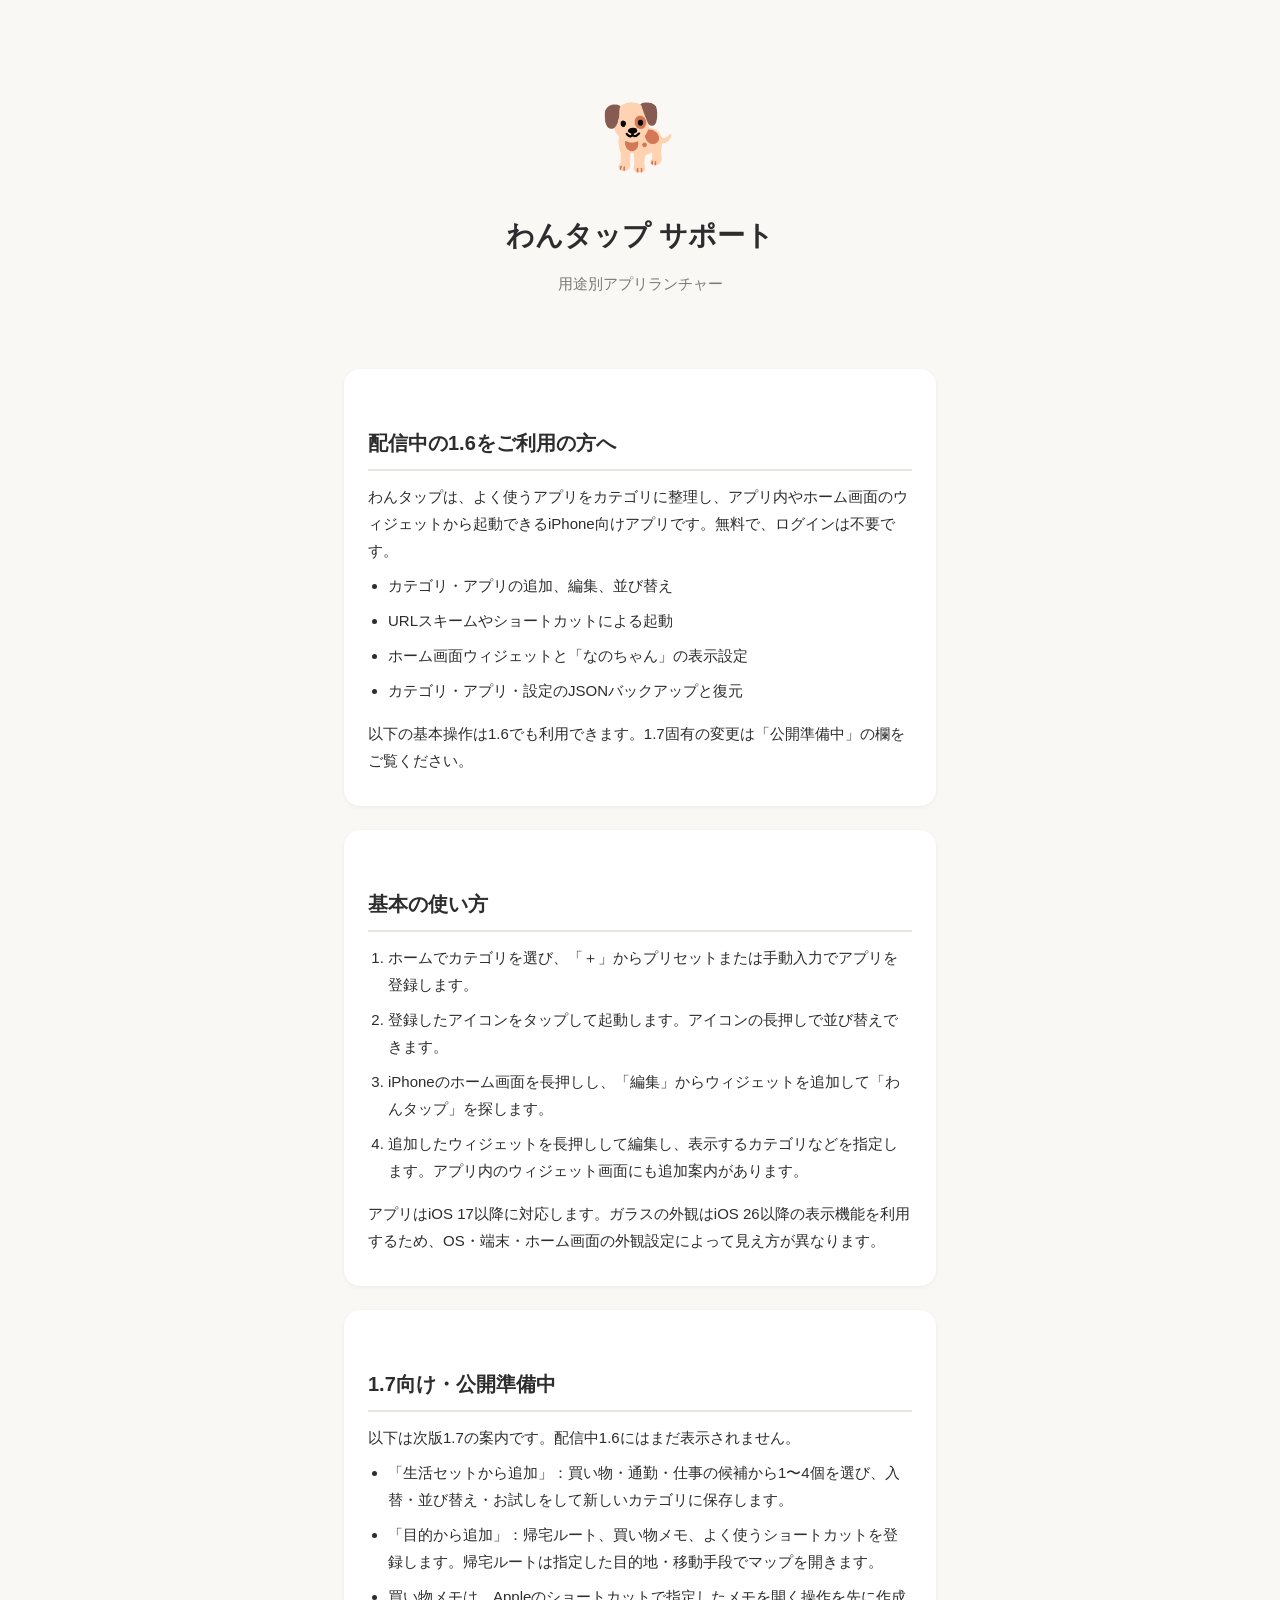
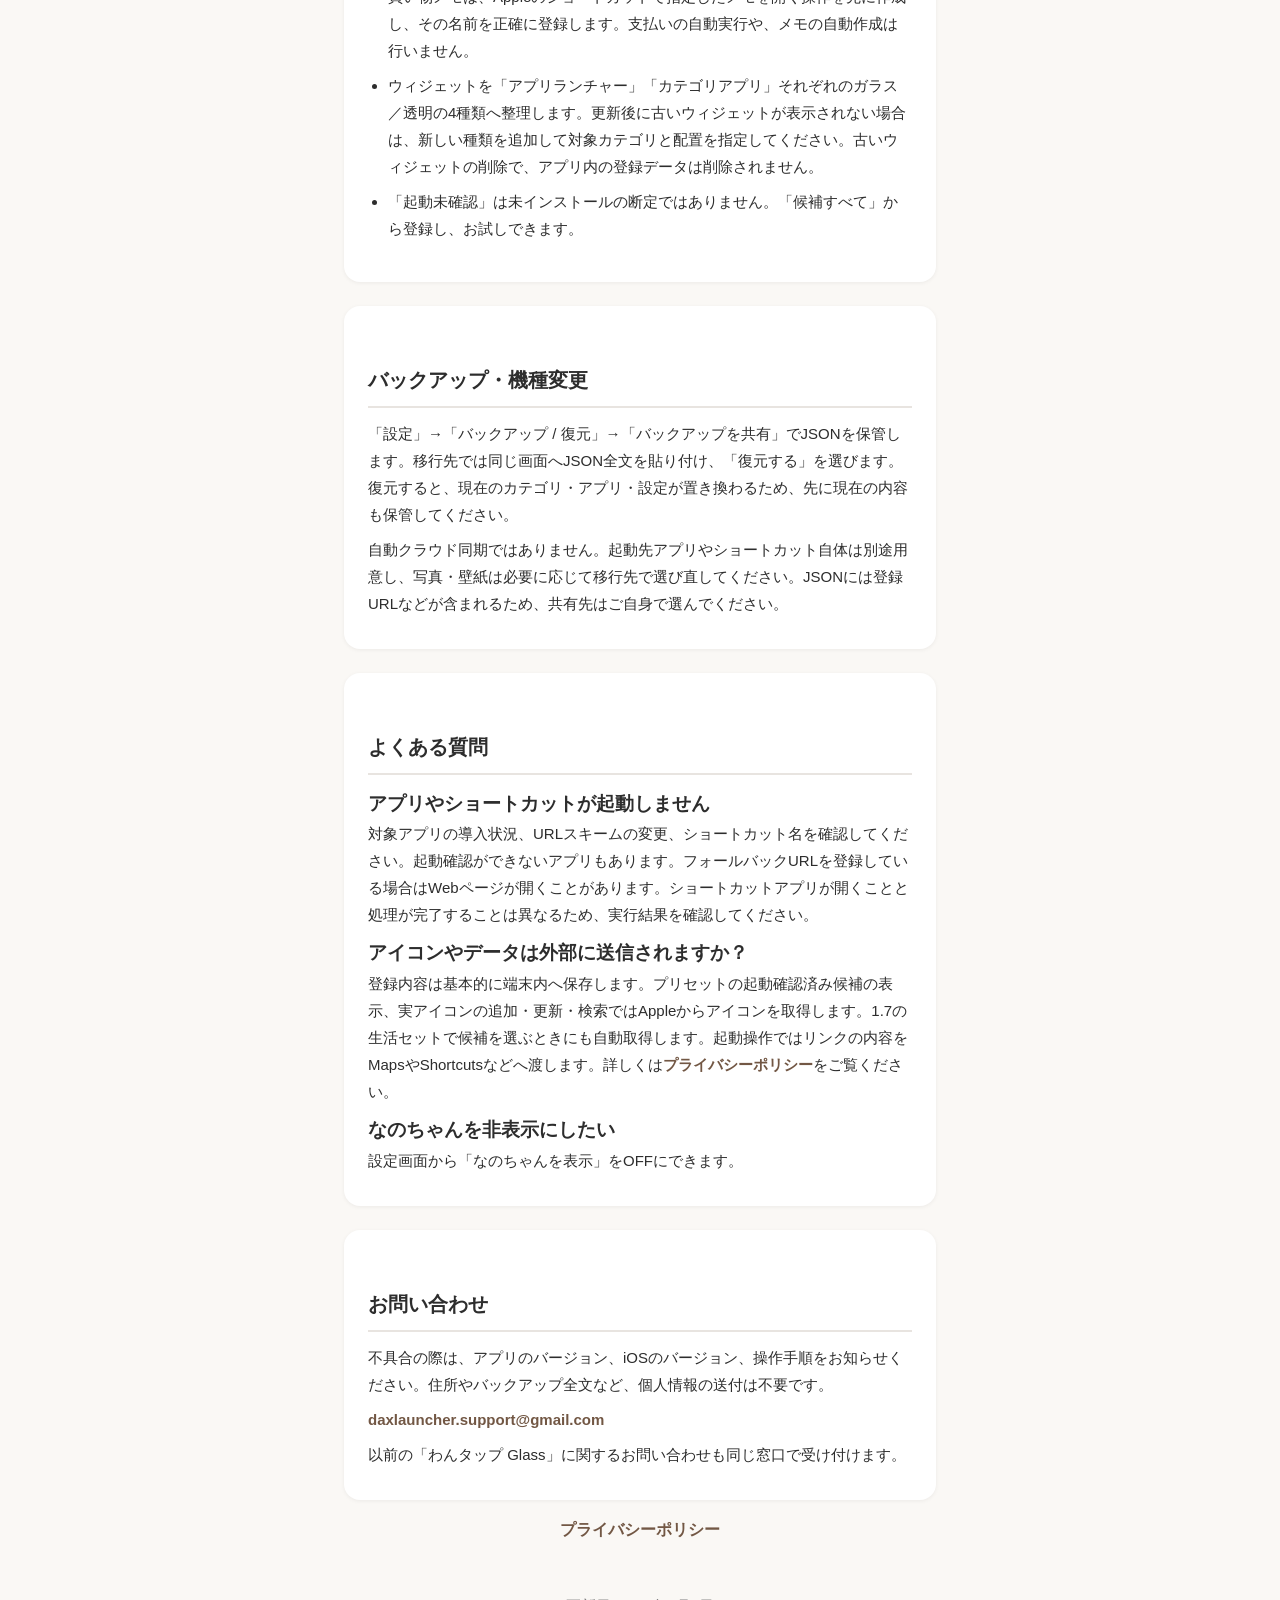
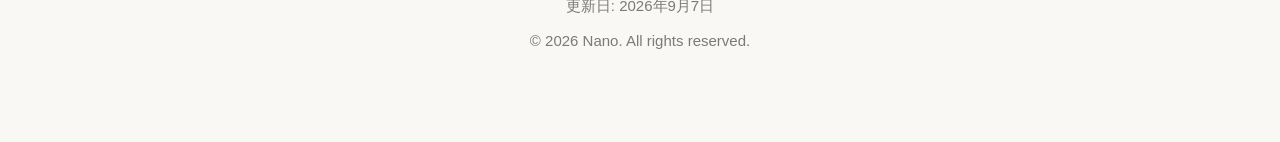
<file: index.html>
<!DOCTYPE html>
<html lang="ja">
<head>
  <meta charset="UTF-8">
  <meta name="viewport" content="width=device-width, initial-scale=1.0">
  <title>わんタップ - サポート</title>
  <style>
    * { margin: 0; padding: 0; box-sizing: border-box; }
    body {
      font-family: -apple-system, BlinkMacSystemFont, 'Hiragino Kaku Gothic ProN', sans-serif;
      background: #FAF8F5;
      color: #2D2D2D;
      line-height: 1.8;
    }
    .container {
      max-width: 640px;
      margin: 0 auto;
      padding: 40px 24px 80px;
    }
    .hero {
      text-align: center;
      padding: 40px 0;
    }
    .hero-emoji {
      font-size: 64px;
      margin-bottom: 16px;
    }
    h1 {
      font-size: 28px;
      font-weight: 700;
      margin-bottom: 8px;
    }
    .subtitle {
      font-size: 15px;
      color: #7A7A7A;
    }
    h2 {
      font-size: 20px;
      font-weight: 700;
      margin-top: 32px;
      margin-bottom: 12px;
      padding-bottom: 8px;
      border-bottom: 2px solid #E8E4E0;
    }
    p, li {
      font-size: 15px;
      margin-bottom: 8px;
    }
    ul, ol {
      padding-left: 20px;
      margin-bottom: 16px;
    }
    .card {
      background: #fff;
      border-radius: 16px;
      padding: 24px;
      margin-top: 24px;
      box-shadow: 0 1px 4px rgba(0,0,0,0.06);
    }
    a {
      color: #725744;
      text-decoration: none;
      font-weight: 600;
    }
    a:hover { text-decoration: underline; }
    .footer {
      text-align: center;
      margin-top: 48px;
      font-size: 13px;
      color: #7A7A7A;
    }
    .nav {
      display: flex;
      gap: 16px;
      justify-content: center;
      margin-top: 16px;
    }
  </style>
</head>
<body>
  <main class="container">
    <div class="hero"><div class="hero-emoji" aria-hidden="true">🐕</div><h1>わんタップ サポート</h1><p class="subtitle">用途別アプリランチャー</p></div>
    <section class="card"><h2>配信中の1.6をご利用の方へ</h2>
      <p>わんタップは、よく使うアプリをカテゴリに整理し、アプリ内やホーム画面のウィジェットから起動できるiPhone向けアプリです。無料で、ログインは不要です。</p>
      <ul><li>カテゴリ・アプリの追加、編集、並び替え</li><li>URLスキームやショートカットによる起動</li><li>ホーム画面ウィジェットと「なのちゃん」の表示設定</li><li>カテゴリ・アプリ・設定のJSONバックアップと復元</li></ul>
      <p>以下の基本操作は1.6でも利用できます。1.7固有の変更は「公開準備中」の欄をご覧ください。</p>
    </section>
    <section class="card"><h2>基本の使い方</h2>
      <ol><li>ホームでカテゴリを選び、「＋」からプリセットまたは手動入力でアプリを登録します。</li><li>登録したアイコンをタップして起動します。アイコンの長押しで並び替えできます。</li><li>iPhoneのホーム画面を長押しし、「編集」からウィジェットを追加して「わんタップ」を探します。</li><li>追加したウィジェットを長押しして編集し、表示するカテゴリなどを指定します。アプリ内のウィジェット画面にも追加案内があります。</li></ol>
      <p>アプリはiOS 17以降に対応します。ガラスの外観はiOS 26以降の表示機能を利用するため、OS・端末・ホーム画面の外観設定によって見え方が異なります。</p>
    </section>
    <section class="card"><h2>1.7向け・公開準備中</h2>
      <p>以下は次版1.7の案内です。配信中1.6にはまだ表示されません。</p>
      <ul><li>「生活セットから追加」：買い物・通勤・仕事の候補から1〜4個を選び、入替・並び替え・お試しをして新しいカテゴリに保存します。</li><li>「目的から追加」：帰宅ルート、買い物メモ、よく使うショートカットを登録します。帰宅ルートは指定した目的地・移動手段でマップを開きます。</li><li>買い物メモは、Appleのショートカットで指定したメモを開く操作を先に作成し、その名前を正確に登録します。支払いの自動実行や、メモの自動作成は行いません。</li><li>ウィジェットを「アプリランチャー」「カテゴリアプリ」それぞれのガラス／透明の4種類へ整理します。更新後に古いウィジェットが表示されない場合は、新しい種類を追加して対象カテゴリと配置を指定してください。古いウィジェットの削除で、アプリ内の登録データは削除されません。</li><li>「起動未確認」は未インストールの断定ではありません。「候補すべて」から登録し、お試しできます。</li></ul>
    </section>
    <section class="card"><h2>バックアップ・機種変更</h2>
      <p>「設定」→「バックアップ / 復元」→「バックアップを共有」でJSONを保管します。移行先では同じ画面へJSON全文を貼り付け、「復元する」を選びます。復元すると、現在のカテゴリ・アプリ・設定が置き換わるため、先に現在の内容も保管してください。</p>
      <p>自動クラウド同期ではありません。起動先アプリやショートカット自体は別途用意し、写真・壁紙は必要に応じて移行先で選び直してください。JSONには登録URLなどが含まれるため、共有先はご自身で選んでください。</p>
    </section>
    <section class="card"><h2>よくある質問</h2>
      <h3>アプリやショートカットが起動しません</h3><p>対象アプリの導入状況、URLスキームの変更、ショートカット名を確認してください。起動確認ができないアプリもあります。フォールバックURLを登録している場合はWebページが開くことがあります。ショートカットアプリが開くことと処理が完了することは異なるため、実行結果を確認してください。</p>
      <h3>アイコンやデータは外部に送信されますか？</h3><p>登録内容は基本的に端末内へ保存します。プリセットの起動確認済み候補の表示、実アイコンの追加・更新・検索ではAppleからアイコンを取得します。1.7の生活セットで候補を選ぶときにも自動取得します。起動操作ではリンクの内容をMapsやShortcutsなどへ渡します。詳しくは<a href="privacy.html">プライバシーポリシー</a>をご覧ください。</p>
      <h3>なのちゃんを非表示にしたい</h3><p>設定画面から「なのちゃんを表示」をOFFにできます。</p>
    </section>
    <section class="card"><h2>お問い合わせ</h2><p>不具合の際は、アプリのバージョン、iOSのバージョン、操作手順をお知らせください。住所やバックアップ全文など、個人情報の送付は不要です。</p><p><a href="mailto:daxlauncher.support@gmail.com">daxlauncher.support@gmail.com</a></p><p>以前の「わんタップ Glass」に関するお問い合わせも同じ窓口で受け付けます。</p></section>
    <nav class="nav"><a href="privacy.html">プライバシーポリシー</a></nav><footer class="footer"><p>更新日: 2026年9月7日</p><p>&copy; 2026 Nano. All rights reserved.</p></footer>
  </main>
</body>
</html>
</file>
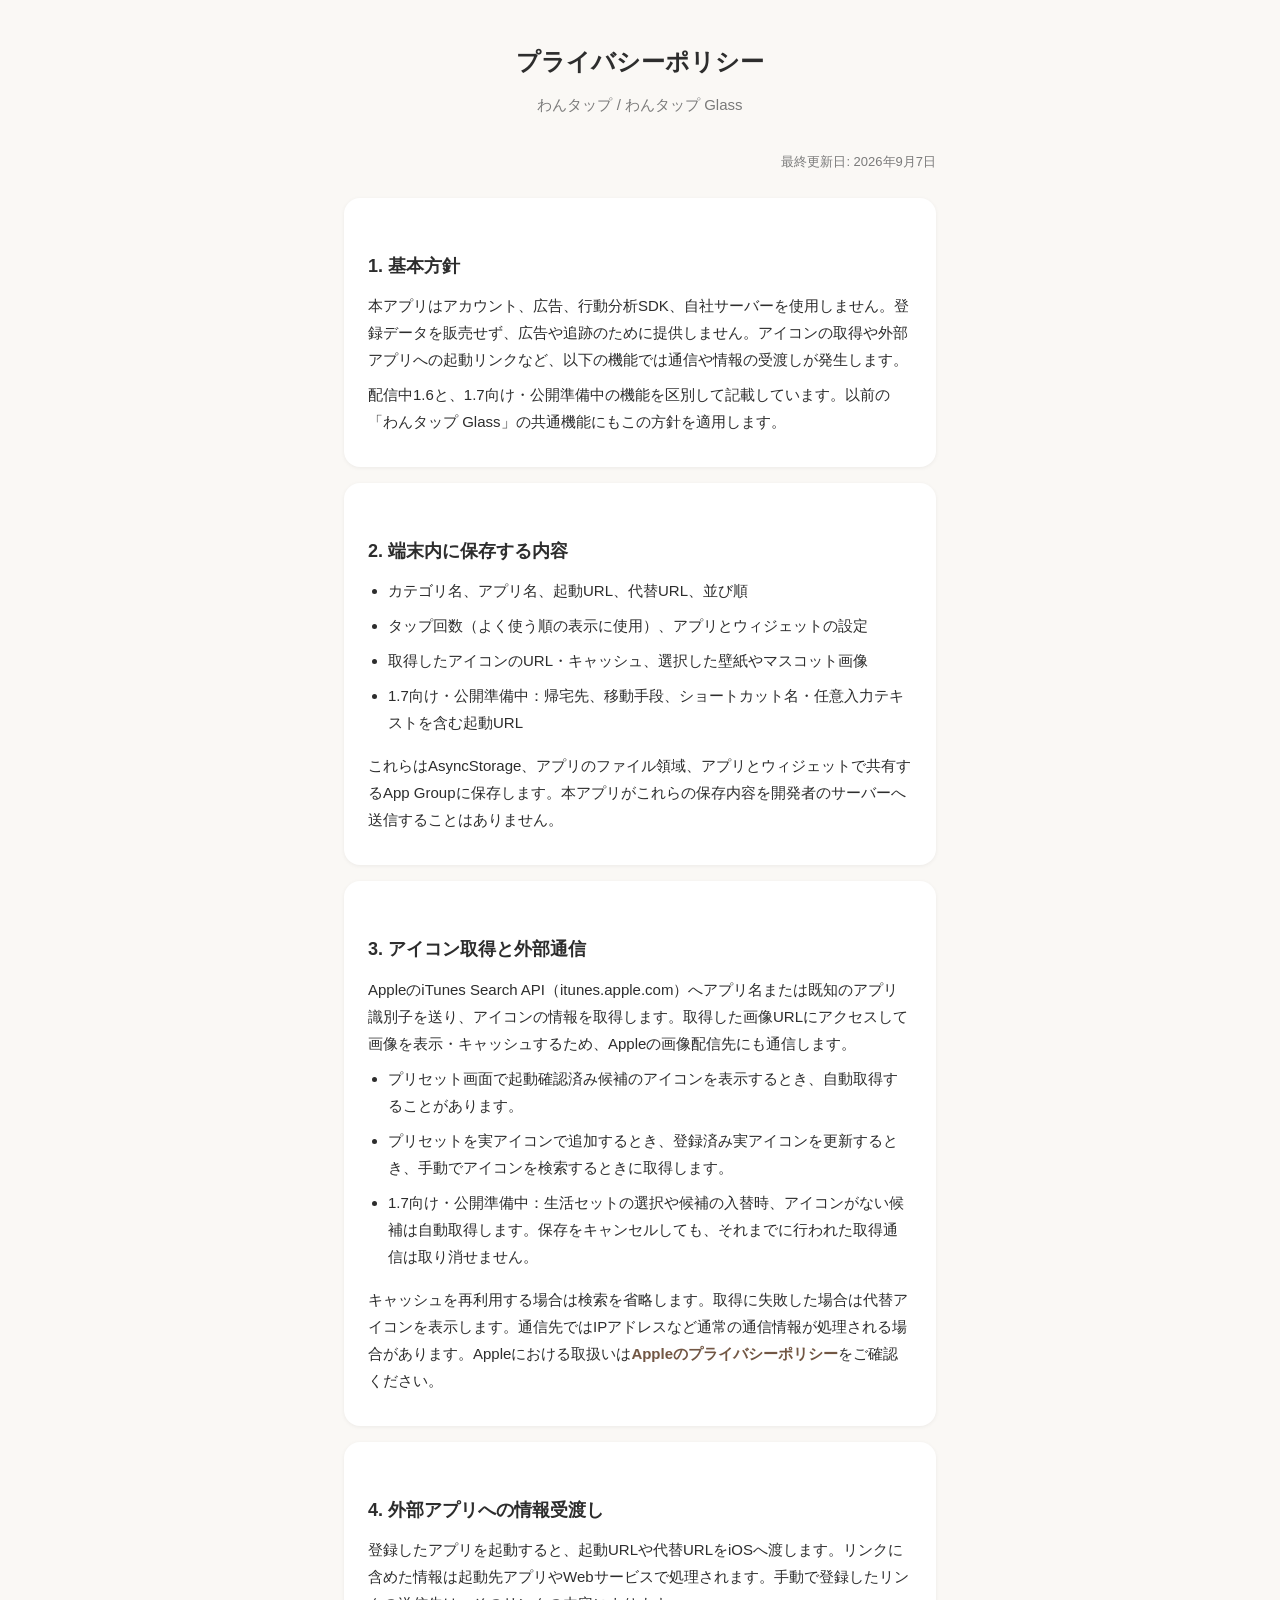
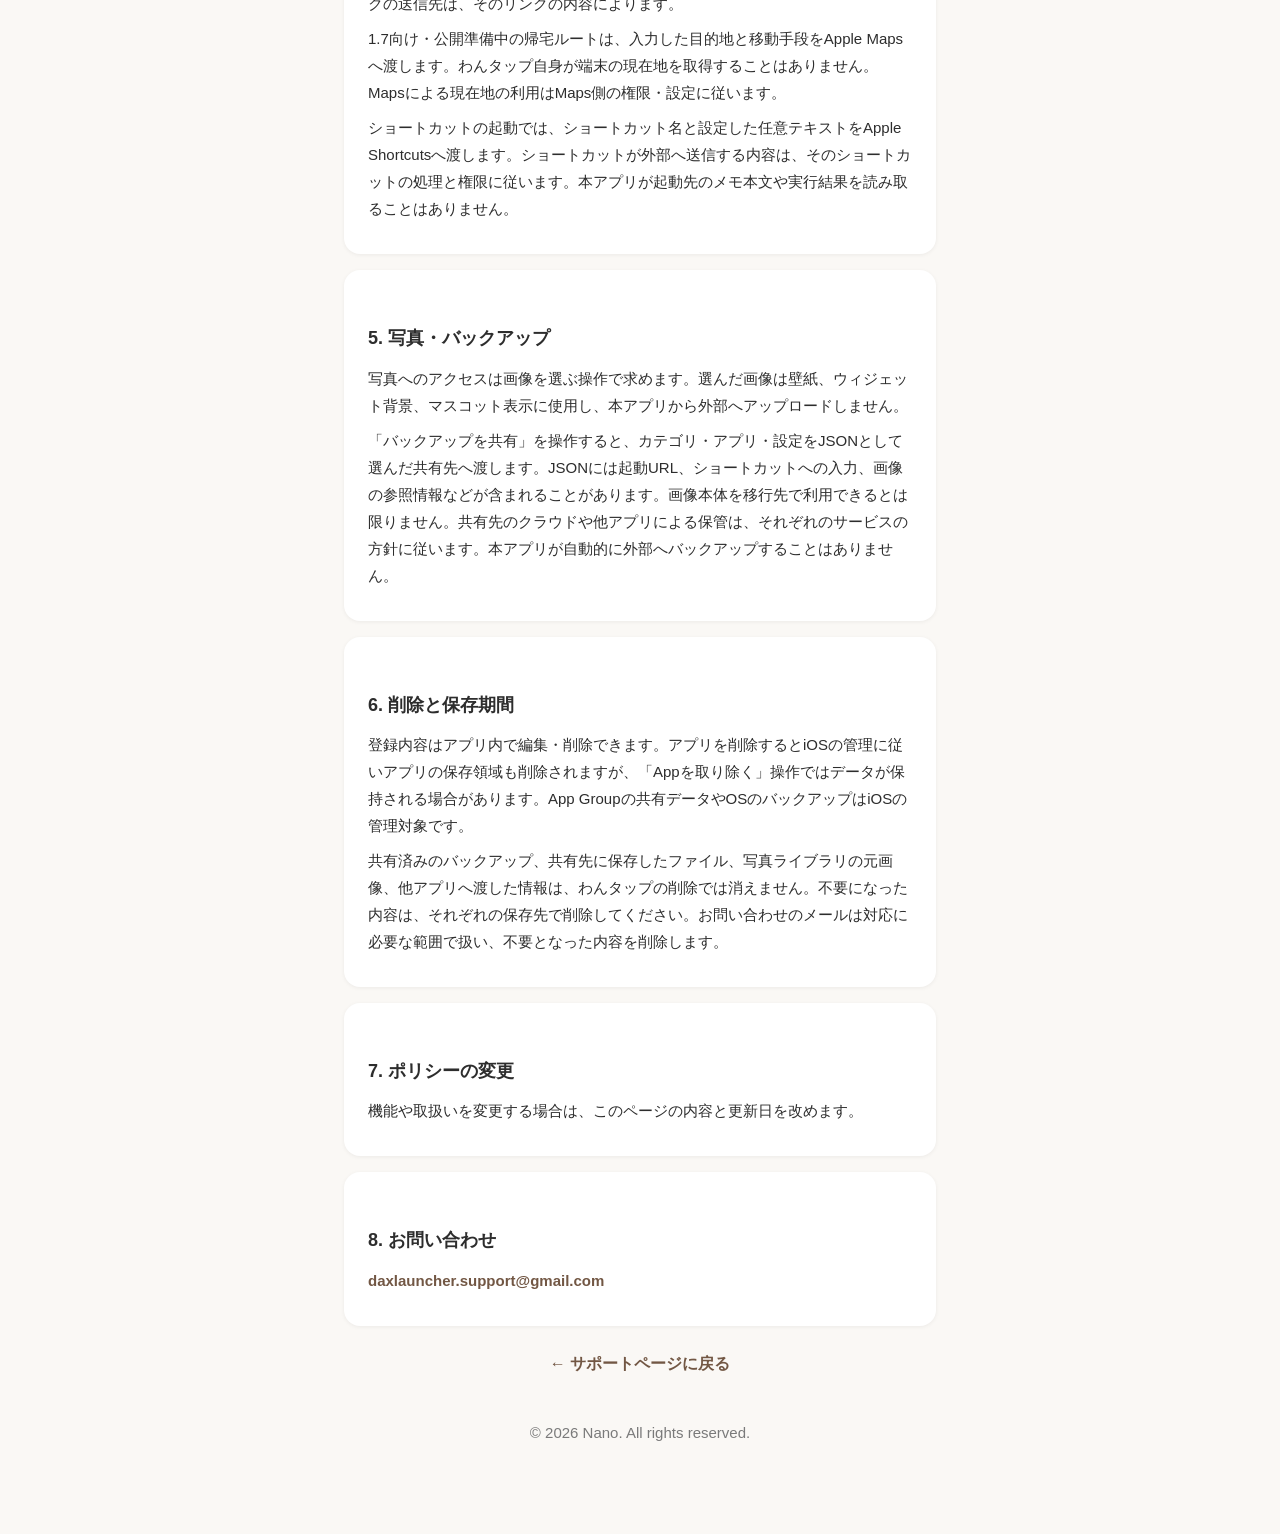
<file: privacy.html>
<!DOCTYPE html>
<html lang="ja">
<head>
  <meta charset="UTF-8">
  <meta name="viewport" content="width=device-width, initial-scale=1.0">
  <title>わんタップ - プライバシーポリシー</title>
  <style>
    * { margin: 0; padding: 0; box-sizing: border-box; }
    body {
      font-family: -apple-system, BlinkMacSystemFont, 'Hiragino Kaku Gothic ProN', sans-serif;
      background: #FAF8F5;
      color: #2D2D2D;
      line-height: 1.8;
    }
    .container {
      max-width: 640px;
      margin: 0 auto;
      padding: 40px 24px 80px;
    }
    h1 {
      font-size: 24px;
      font-weight: 700;
      margin-bottom: 8px;
      text-align: center;
    }
    .app-name {
      text-align: center;
      font-size: 15px;
      color: #7A7A7A;
      margin-bottom: 32px;
    }
    h2 {
      font-size: 18px;
      font-weight: 700;
      margin-top: 28px;
      margin-bottom: 10px;
    }
    p, li {
      font-size: 15px;
      margin-bottom: 8px;
    }
    ul {
      padding-left: 20px;
      margin-bottom: 16px;
    }
    .card {
      background: #fff;
      border-radius: 16px;
      padding: 24px;
      margin-bottom: 16px;
      box-shadow: 0 1px 4px rgba(0,0,0,0.06);
    }
    a {
      color: #725744;
      text-decoration: none;
      font-weight: 600;
    }
    a:hover { text-decoration: underline; }
    .footer {
      text-align: center;
      margin-top: 40px;
      font-size: 13px;
      color: #7A7A7A;
    }
    .back-link {
      display: block;
      text-align: center;
      margin-top: 24px;
    }
    .date {
      text-align: right;
      font-size: 13px;
      color: #7A7A7A;
      margin-bottom: 24px;
    }
  </style>
</head>
<body>
  <main class="container">
    <h1>プライバシーポリシー</h1><p class="app-name">わんタップ / わんタップ Glass</p><p class="date">最終更新日: 2026年9月7日</p>
    <section class="card"><h2>1. 基本方針</h2><p>本アプリはアカウント、広告、行動分析SDK、自社サーバーを使用しません。登録データを販売せず、広告や追跡のために提供しません。アイコンの取得や外部アプリへの起動リンクなど、以下の機能では通信や情報の受渡しが発生します。</p><p>配信中1.6と、1.7向け・公開準備中の機能を区別して記載しています。以前の「わんタップ Glass」の共通機能にもこの方針を適用します。</p></section>
    <section class="card"><h2>2. 端末内に保存する内容</h2><ul><li>カテゴリ名、アプリ名、起動URL、代替URL、並び順</li><li>タップ回数（よく使う順の表示に使用）、アプリとウィジェットの設定</li><li>取得したアイコンのURL・キャッシュ、選択した壁紙やマスコット画像</li><li>1.7向け・公開準備中：帰宅先、移動手段、ショートカット名・任意入力テキストを含む起動URL</li></ul><p>これらはAsyncStorage、アプリのファイル領域、アプリとウィジェットで共有するApp Groupに保存します。本アプリがこれらの保存内容を開発者のサーバーへ送信することはありません。</p></section>
    <section class="card"><h2>3. アイコン取得と外部通信</h2><p>AppleのiTunes Search API（itunes.apple.com）へアプリ名または既知のアプリ識別子を送り、アイコンの情報を取得します。取得した画像URLにアクセスして画像を表示・キャッシュするため、Appleの画像配信先にも通信します。</p><ul><li>プリセット画面で起動確認済み候補のアイコンを表示するとき、自動取得することがあります。</li><li>プリセットを実アイコンで追加するとき、登録済み実アイコンを更新するとき、手動でアイコンを検索するときに取得します。</li><li>1.7向け・公開準備中：生活セットの選択や候補の入替時、アイコンがない候補は自動取得します。保存をキャンセルしても、それまでに行われた取得通信は取り消せません。</li></ul><p>キャッシュを再利用する場合は検索を省略します。取得に失敗した場合は代替アイコンを表示します。通信先ではIPアドレスなど通常の通信情報が処理される場合があります。Appleにおける取扱いは<a href="https://www.apple.com/legal/privacy/jp/">Appleのプライバシーポリシー</a>をご確認ください。</p></section>
    <section class="card"><h2>4. 外部アプリへの情報受渡し</h2><p>登録したアプリを起動すると、起動URLや代替URLをiOSへ渡します。リンクに含めた情報は起動先アプリやWebサービスで処理されます。手動で登録したリンクの送信先は、そのリンクの内容によります。</p><p>1.7向け・公開準備中の帰宅ルートは、入力した目的地と移動手段をApple Mapsへ渡します。わんタップ自身が端末の現在地を取得することはありません。Mapsによる現在地の利用はMaps側の権限・設定に従います。</p><p>ショートカットの起動では、ショートカット名と設定した任意テキストをApple Shortcutsへ渡します。ショートカットが外部へ送信する内容は、そのショートカットの処理と権限に従います。本アプリが起動先のメモ本文や実行結果を読み取ることはありません。</p></section>
    <section class="card"><h2>5. 写真・バックアップ</h2><p>写真へのアクセスは画像を選ぶ操作で求めます。選んだ画像は壁紙、ウィジェット背景、マスコット表示に使用し、本アプリから外部へアップロードしません。</p><p>「バックアップを共有」を操作すると、カテゴリ・アプリ・設定をJSONとして選んだ共有先へ渡します。JSONには起動URL、ショートカットへの入力、画像の参照情報などが含まれることがあります。画像本体を移行先で利用できるとは限りません。共有先のクラウドや他アプリによる保管は、それぞれのサービスの方針に従います。本アプリが自動的に外部へバックアップすることはありません。</p></section>
    <section class="card"><h2>6. 削除と保存期間</h2><p>登録内容はアプリ内で編集・削除できます。アプリを削除するとiOSの管理に従いアプリの保存領域も削除されますが、「Appを取り除く」操作ではデータが保持される場合があります。App Groupの共有データやOSのバックアップはiOSの管理対象です。</p><p>共有済みのバックアップ、共有先に保存したファイル、写真ライブラリの元画像、他アプリへ渡した情報は、わんタップの削除では消えません。不要になった内容は、それぞれの保存先で削除してください。お問い合わせのメールは対応に必要な範囲で扱い、不要となった内容を削除します。</p></section>
    <section class="card"><h2>7. ポリシーの変更</h2><p>機能や取扱いを変更する場合は、このページの内容と更新日を改めます。</p></section>
    <section class="card"><h2>8. お問い合わせ</h2><p><a href="mailto:daxlauncher.support@gmail.com">daxlauncher.support@gmail.com</a></p></section>
    <a href="index.html" class="back-link">← サポートページに戻る</a><footer class="footer"><p>&copy; 2026 Nano. All rights reserved.</p></footer>
  </main>
</body>
</html>
</file>
